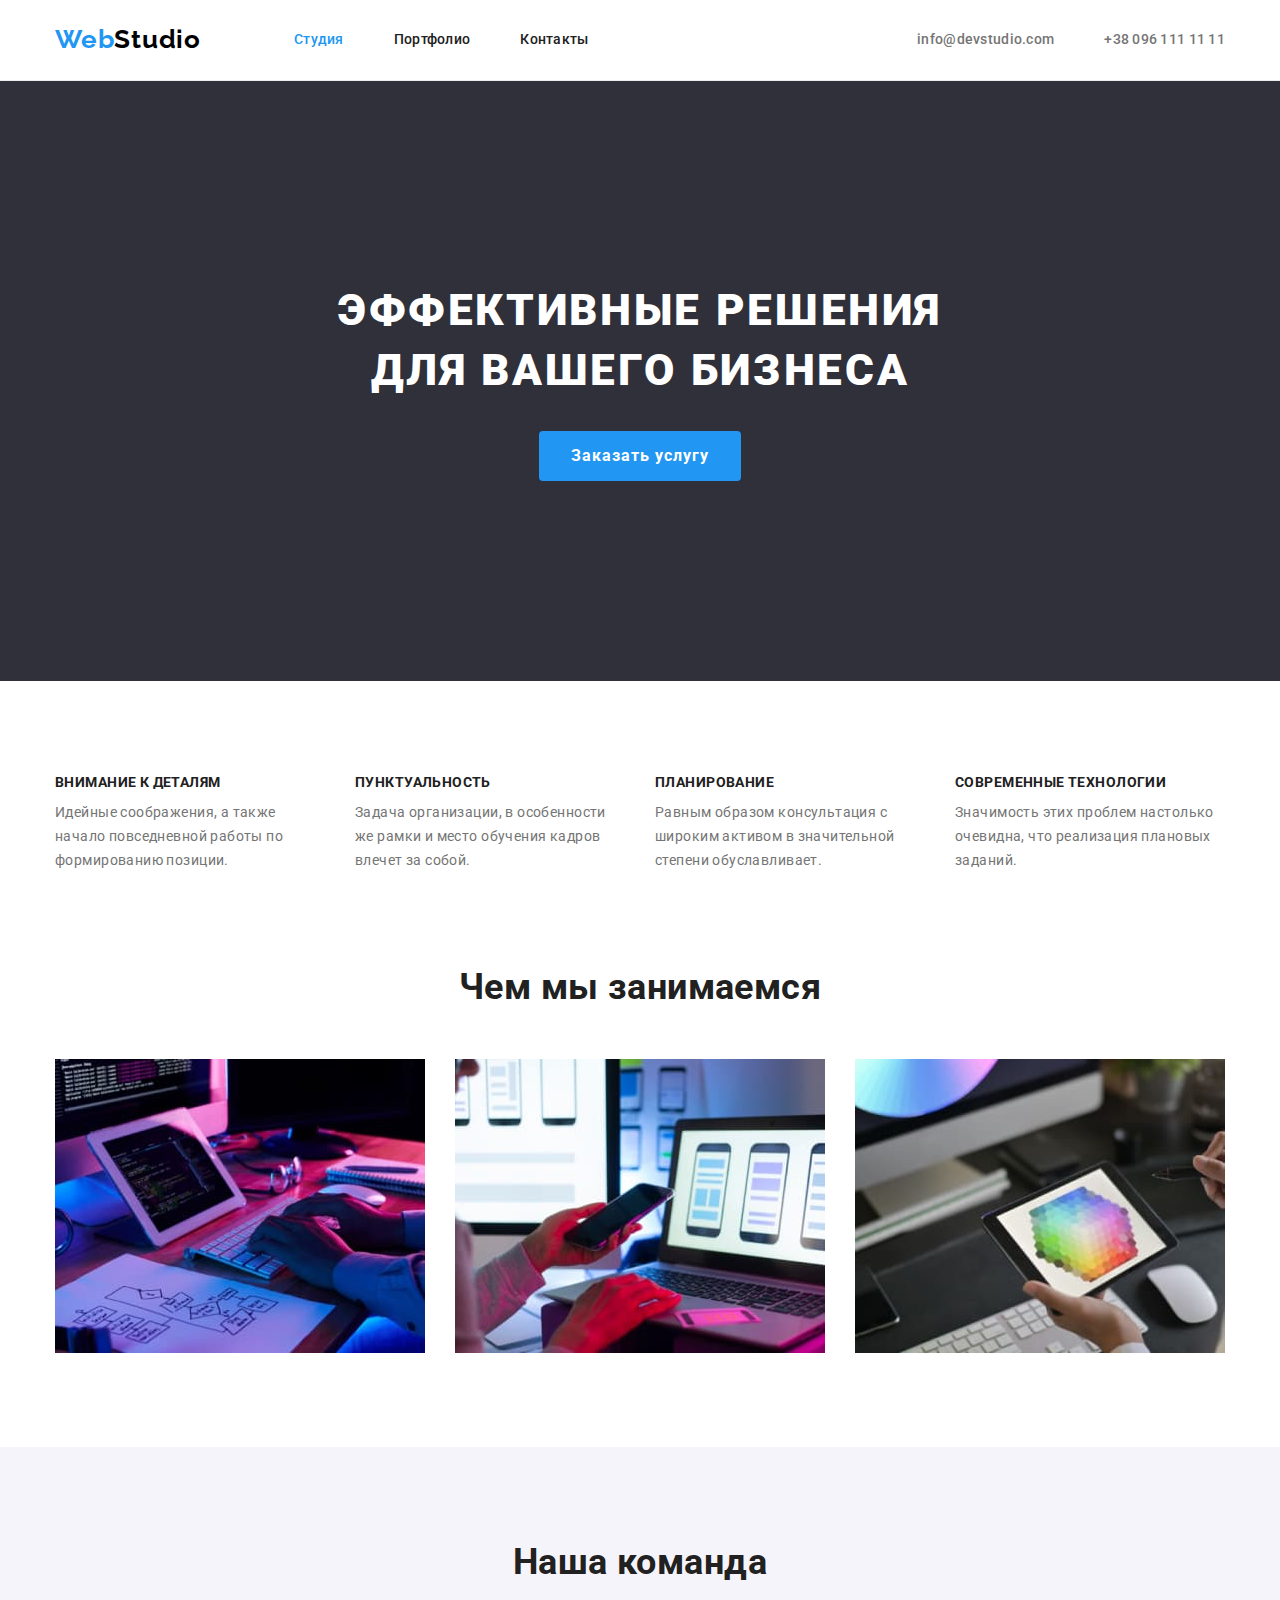
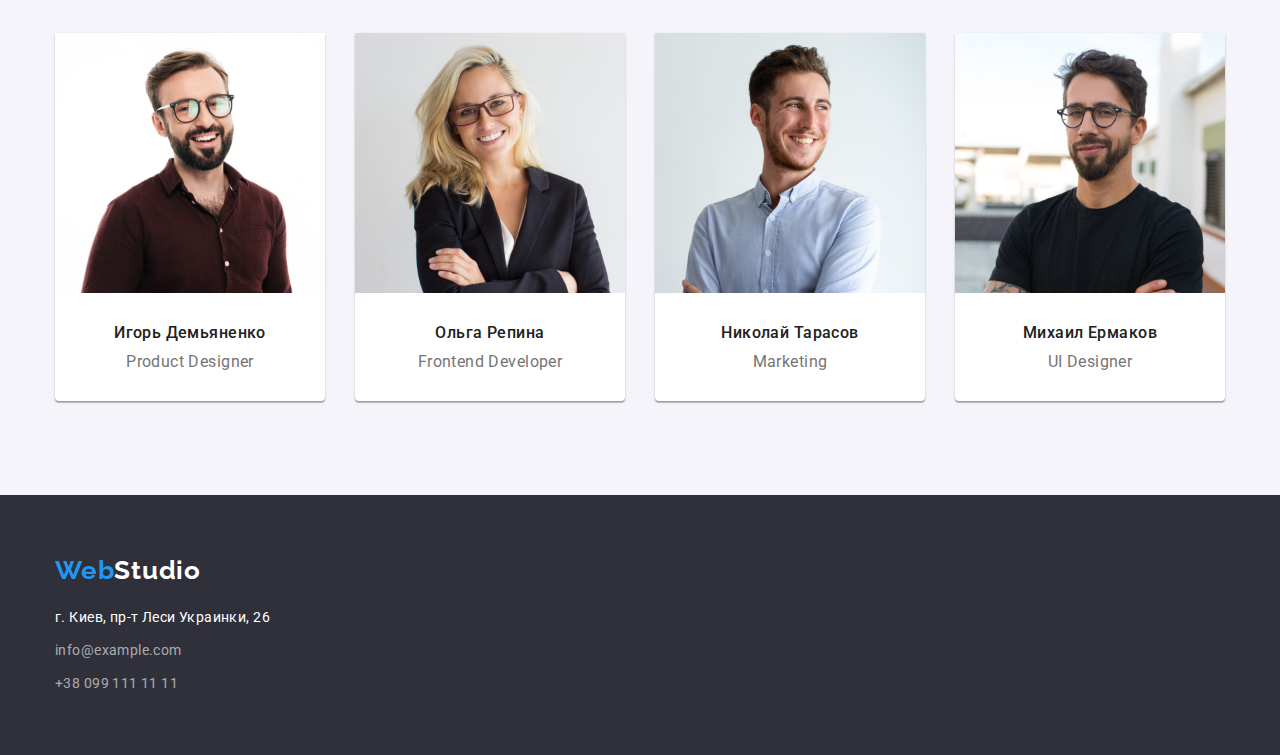
<file: index.html>
<!DOCTYPE html>
<html lang="ru">
<head>
    <meta charset="UTF-8">
    <meta http-equiv="X-UA-Compatible" content="IE=edge">
    <meta name="viewport" content="width=, initial-scale=1.0">
    <title>Студия</title>
    <link href="https://fonts.googleapis.com/css2?family=Raleway:wght@700&family=Roboto:wght@400;500;700;900&display=swap"
        rel="stylesheet">
        <link rel="preconnect" href="https://fonts.googleapis.com">
        <link rel="preconnect" href="https://fonts.gstatic.com" crossorigin>
    <link rel="stylesheet" href="https://cdnjs.cloudflare.com/ajax/libs/modern-normalize/1.1.0/modern-normalize.min.css"> 
    <link rel="stylesheet" href="./css/styles.css">
 
    
</head>
<body>
    <header class="header">
            <div class="container">
                <nav class="header-navigation">
                <a href="" class="header-logo link"><span>Web</span>Studio</a>  
        <ul class="header-list list">
            <li class="header-item pointer"><a href="" class="header-link current">Студия</a></li>
            <li class="header-item pointer"><a href="./portfolio.html" class="header-link">Портфолио</a></li>
            <li class="header-item pointer"><a href="" class="header-link">Контакты</a></li>
        </ul>
        </nav>
    <ul class="header-contacts-list list">
        <li class="header-mail-li"><a class="header-mail link" href="http://info@devstudio.com">info@devstudio.com</a></li>
        <li class="header-tel-li"><a class="header-tel link" href="tel:+380961111111">+38 096 111 11 11</a></li>
    </ul>
    </div>
</nav>
    
    </header>
    <main>
        <section class="hero">
            <div class="container">
            <h1 class="hero-title">Эффективные решения для вашего бизнеса</h1>
            <button type="button" class="hero-btn pointer">Заказать услугу</button>
            </div>
        </section>
        <section class="feature">
            <div class="container">
            <h2 hidden>Особенности</h2>
            
         <ul class="feature-list list">
             <li class="feature-item">
                 <h3 class="feature-title">Внимание к деталям</h3>
                 <p class="feature-text">Идейные соображения, а также начало повседневной работы по формированию позиции.</p>
             </li>
             <li class="feature-item">
                 <h3 class="feature-title">Пунктуальность</h3>
                 <p class="feature-text">Задача организации, в особенности же рамки и место обучения кадров влечет за собой.</p>
             </li>
             <li class="feature-item">
                 <h3 class="feature-title">Планирование</h3>
                 <p class="feature-text">Равным образом консультация с широким активом в значительной степени обуславливает.</p>
             </li>
             <li class="feature-item">
                 <h3 class="feature-title">Современные технологии</h3>
                 <p class="feature-text">Значимость этих проблем настолько очевидна, что реализация плановых заданий.</p>
             </li>
         </ul>
        </div>
        </section>
        <section class="direction">
            <div class="container">
            <h2 class="direction-title">Чем мы занимаемся</h2>
            <ul class="direction-list list">
                <li class="direction-item"><img src="./images/box1.jpg" alt="Десктопные приложения" width="370" class="direction-icon"></li>
                <li class="direction-item"><img src="./images/box2.jpg" alt="Мобильные приложения" width="370" class="direction-icon"></li>
                <li class="direction-item"><img src="./images/box3.jpg" alt="Дизайнерские решения" width="370" class="direction-icon"></li>
            </ul>
            </div>
        </section>
        <section class="team">
        <div class="container">
            <h2 class="team-title">Наша команда</h2>
          <ul class="team-list list">
              <li class="team-item">
        <img src="./images/img4.jpg" alt="Игорь Демьяненко" width="270" class="team-icon">
        <div class="about-team-item">
        <h3 class="team-item-title">Игорь Демьяненко</h3>
        <p class="specialty-text">Product Designer</p></div>
        </li>
              <li class="team-item">
        <img src="./images/img1.jpg" alt="Ольга Репина" width="270" class="team-icon">
        <div class="about-team-item">
        <h3 class="team-item-title">Ольга Репина</h3>
        <p class="specialty-text">Frontend Developer</p></div>
                </li>
              <li class="team-item">
        <img src="./images/img2.jpg" alt="Николай Тарасов" width="270" class="team-icon">
        <div class="about-team-item">
        <h3 class="team-item-title">Николай Тарасов</h3>
        <p class="specialty-text">Marketing</p></div>
                </li>
              <li class="team-item">
        <img src="./images/img3.jpg" alt="Михаил Ермаков" width="270" class="team-icon">
        <div class="about-team-item">
        <h3 class="team-item-title">Михаил Ермаков</h3>
        <p class="specialty-text">UI Designer</p></div>
                </li>
          </ul>
        </div>
        </section>
    </main>
    <footer class="footer">
        <div class="container">
        <a href="" class="footer-logo link"><span>Web</span>Studio</a>
        <address>
            <ul class="address list list">
            <li class="footer-item pointer"><a href="" class="footer-add-link link">г. Киев, пр-т Леси Украинки, 26</a></li>
            <li class="footer-item pointer"><a href="mailto:info@example.com" class="footer-link link">info@example.com</a></li>
            <li class="footer-item pointer"><a href="tel:+380991111111" class="footer-link link">+38 099 111 11 11</a></li>
        </ul>
    </address>  
    </div>
    </footer>
</body>
</html>
</file>
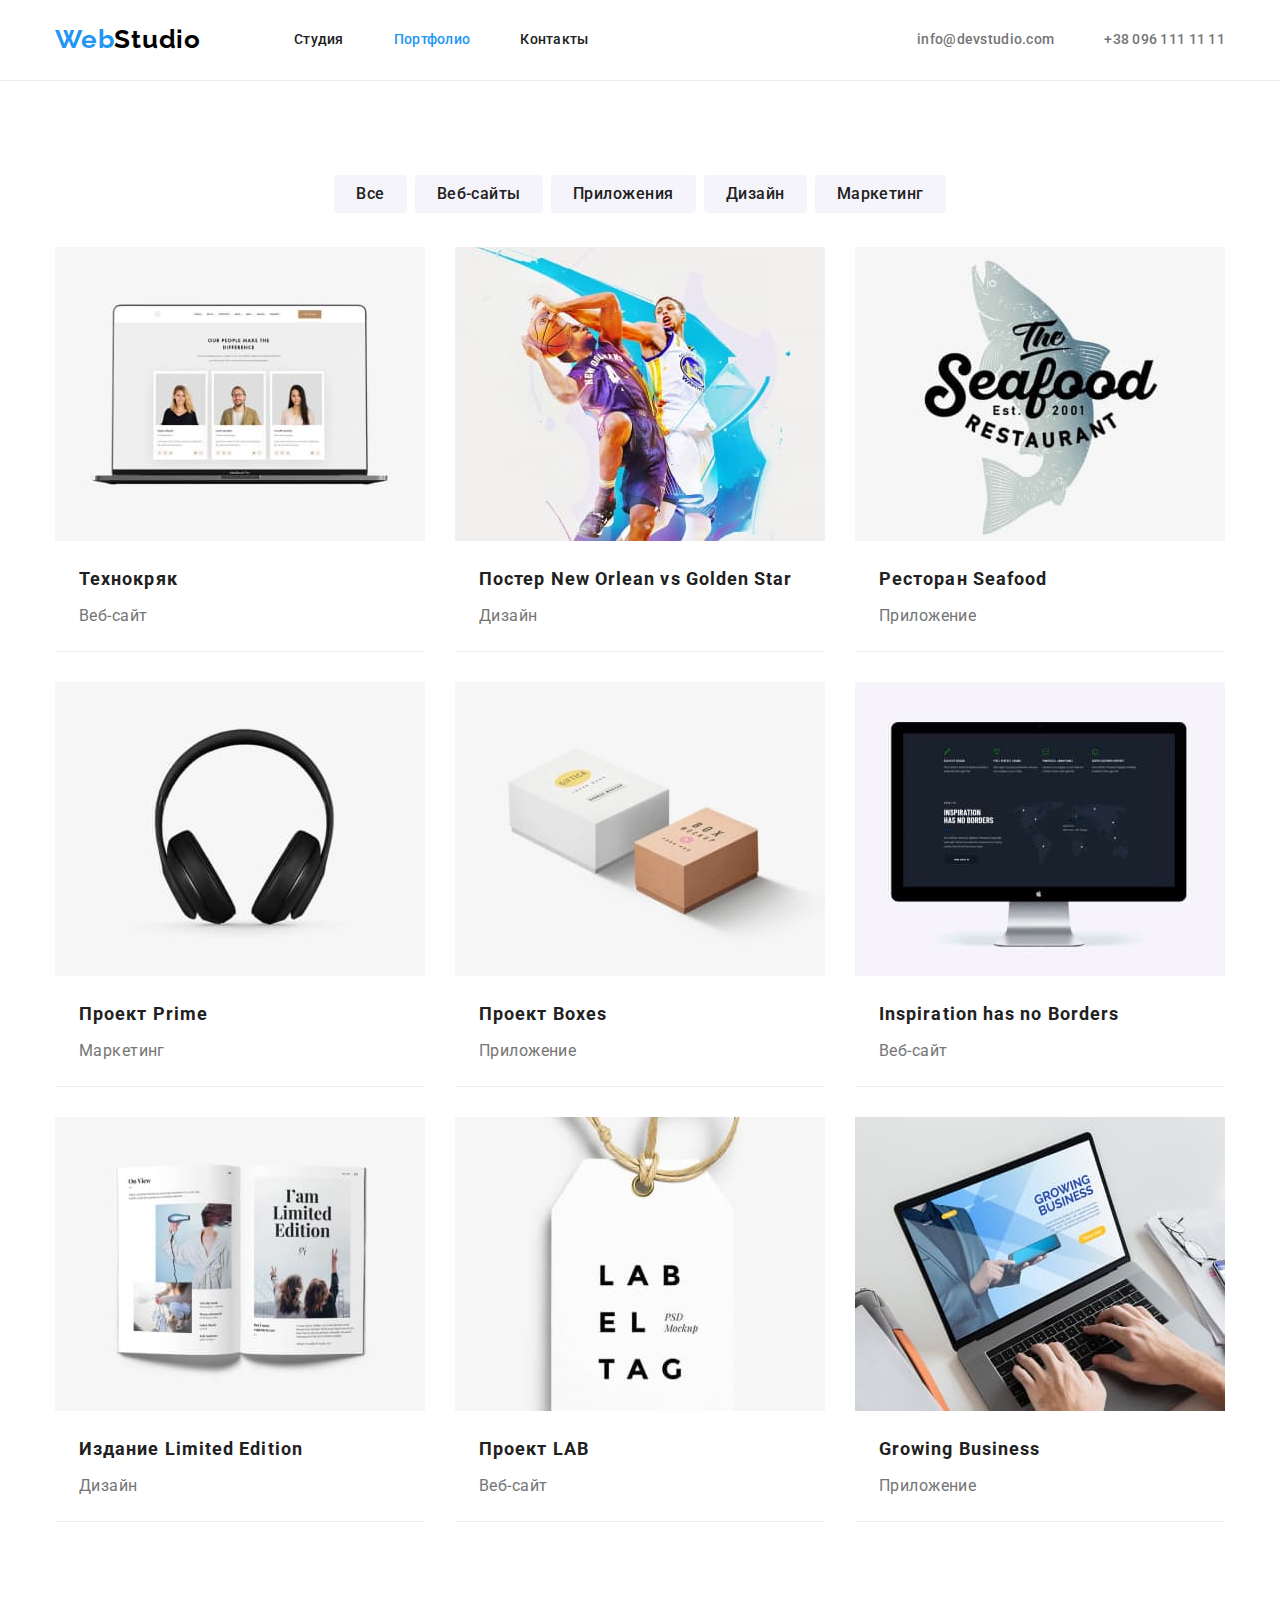
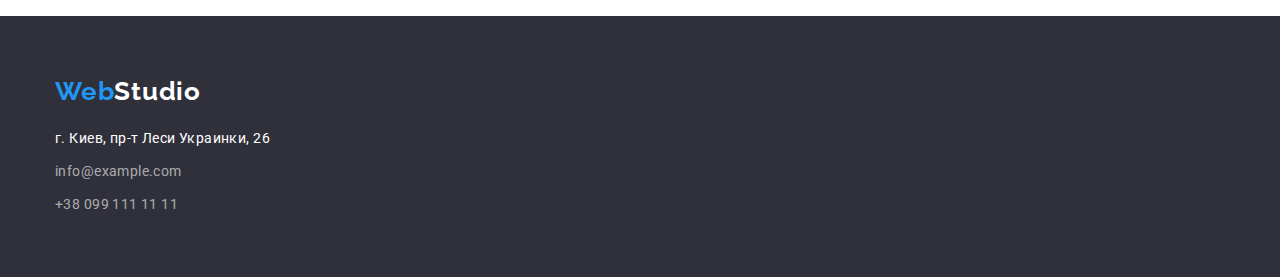
<file: portfolio.html>
<!DOCTYPE html>
<html lang="en">
<head>
    <meta charset="UTF-8">
    <meta http-equiv="X-UA-Compatible" content="IE=edge">
    <meta name="viewport" content="width=device-width, initial-scale=1.0">
    <title>Портфолио</title>
    <link href="https://fonts.googleapis.com/css2?family=Raleway:wght@700&family=Roboto:wght@400;500;700;900&display=swap"
        rel="stylesheet">
        <link rel="preconnect" href="https://fonts.googleapis.com">
        <link rel="preconnect" href="https://fonts.gstatic.com" crossorigin>
    <link rel="stylesheet" href="https://cdnjs.cloudflare.com/ajax/libs/modern-normalize/1.1.0/modern-normalize.min.css">
    <link rel="stylesheet" href="./css/styles.css">
  
    
</head>
<body>
    <header class="header">
    
                <div class="container">
                    <nav class="header-navigation">
                    <a href="" class="header-logo link"><span>Web</span>Studio</a>
                        <ul class="header-list list">
                            <li class="header-item pointer"><a href="./" class="header-link ">Студия</a></li>
                            <li class="header-item pointer"><a href="./portfolio.html" class="header-link current">Портфолио</a></li>
                            <li class="header-item pointer"><a href="" class="header-link">Контакты</a></li>
                        </ul>
                    </nav>
                        <ul class="header-contacts-list list">
                            <li class="header-mail-li"><a class="header-mail link" href="http://info@devstudio.com">info@devstudio.com</a></li>
                            <li class="header-tel-li"><a class="header-tel link" href="tel:+380961111111">+38 096 111 11 11</a></li>
                        </ul>
                </div>
                
    </header>
    <main>
        <section class="samples">
            <div class="container">
        <h1 hidden>Работы</h1>
        <ul class="services-list list">
            <li><button type="button" class="services-item-btn pointer">Все</button></li>
            <li><button type="button" class="services-item-btn pointer">Веб-сайты</button></li>
            <li><button type="button" class="services-item-btn pointer">Приложения</button></li>
            <li><button type="button" class="services-item-btn pointer">Дизайн</button></li>
            <li><button type="button" class="services-item-btn pointer">Маркетинг</button></li>
        </ul>
        <ul class="examples-list list">
            <li class="examples-item">
                <a href=""><img src="./images/img19.jpg" alt="технокряк" class="examples-icon"></a>
<div class="about-examles">
                <h2 class="examples-title">Технокряк</h2>
                <p class="examples-text">Веб-сайт</p>
            </div>
            </li>
            <li class="examples-item">
                <a href=""><img src="./images/img11.jpg" alt="Постер" class="examples-icon"></a>
<div class="about-examles">
                <h2 class="examples-title">Постер New Orlean vs Golden Star</h2>
                <p class="examples-text">Дизайн</p>
                </div>
            </li>
            <li class="examples-item">
                <a href=""><img src="./images/img12.jpg" alt="Ресторан" class="examples-icon"></a>
<div class="about-examles">
                <h2 class="examples-title">Ресторан Seafood</h2>
                <p class="examples-text">Приложение</p>
                </div>
            </li>
            <li class="examples-item">
                <a href=""><img src="./images/img13.jpg" alt="Проект Prime" class="examples-icon"></a>
<div class="about-examles">
                <h2 class="examples-title">Проект Prime</h2>
                <p class="examples-text">Маркетинг</p>
                </div>
            </li>
            <li class="examples-item">
                <a href=""><img src="./images/img14.jpg" alt="Проект Boxes" class="examples-icon"></a>
<div class="about-examles">
                <h2 class="examples-title">Проект Boxes</h2>
                <p class="examples-text">Приложение</p>
            </div>
            </li>
            <li class="examples-item">
                <a href=""><img src="./images/img15.jpg" alt="Inspiration has no Borders" class="examples-icon"></a>
<div class="about-examles">
                <h2 class="examples-title">Inspiration has no Borders</h2>
                <p class="examples-text">Веб-сайт</p>
            </div>
            </li>
            <li class="examples-item">
                <a href=""><img src="./images/img16.jpg" alt="Издание Limited Edition" class="examples-icon"></a>
<div class="about-examles">
                <h2 class="examples-title">Издание Limited Edition</h2>
                <p class="examples-text">Дизайн</p>
                </div>
            </li>
            <li class="examples-item">
                <a href=""><img src="./images/img17.jpg" alt="Проект LAB" class="examples-icon"></a>
<div class="about-examles">
                <h2 class="examples-title">Проект LAB</h2>
                <p class="examples-text">Веб-сайт</p>
            </div>
            </li>
            <li class="examples-item">
                <a href=""><img src="./images/img18.jpg" alt="Growing Business" class="examples-icon"></a>
<div class="about-examles">
                <h2 class="examples-title">Growing Business</h2>
                <p class="examples-text">Приложение</p>
            </div>
            </li>
        </ul>
        </div>
    </section>
</main>
        <footer class="footer">
    <div class="container">      
    <a href="" class="footer-logo link"><span>Web</span>Studio</a>
    <address>
    <ul class="address list list">
        <li class="footer-item pointer"><a href="" class="footer-add-link link">г. Киев, пр-т Леси Украинки, 26</a></li>
        <li class="footer-item pointer"><a href="mailto:info@example.com" class="footer-link link">info@example.com</a></li>
        <li class="footer-item pointer"><a href="tel:+380991111111" class="footer-link link">+38 099 111 11 11</a></li>
    </ul>
    </address>
    </div>
</footer>
</body>
</html>
</file>
<file: css/styles.css>
:root {
    --header-color: #212121;
    --contacts-color: #757575;
    --main-title-color: #FFFFFF;
    --second-title-color: #212121;
    --btn-color: #2196F3;
    --accent-color: #2196F3;
    --main-text-color: #757575;
    --hero-footer-bgc-color: #2F303A;
    --bcg-card-color: #F5F4FA;
    --head-logo-color: #000000;
    --footer-logo-color: #FFFFFF;
}
body {
    font-family: "Roboto", sans-serif;
    font-size: 14px;
    letter-spacing: 0.03em;
    color: var(--main-text-color);
}
    p,
    h1,
    h2,
    h3,
    h4
     {
        margin: 0;
    }
    ul
    {
        padding-left: 0;
        margin: 0;
}
.container {
    width: 1200px;
    padding-left: 15px;
    padding-right: 15px;
    margin: 0 auto;
    /* outline: 1px solid red; */
}
/* ---------------------------HEADER-------------------------- */
header {
    background-color: var(--main-title-color);
    padding-top: 24px;
    padding-bottom: 25px;
    border-bottom: 1px solid #ECECEC;
}
span {
    font-family: 'Raleway';
    font-style: normal;
    font-weight: 700;
    font-size: 26px;
    line-height: 1.19;
    letter-spacing: 0.03em;
    color: var(--accent-color);
}
.header-logo {
    font-family: 'Raleway';
    font-style: normal;
    font-weight: 700;
    font-size: 26px;
    line-height: 1.19;
    letter-spacing: 0.03em;
    color: var(--head-logo-color) }
    .list {
        list-style: none;
        margin-top: 0px;
    }
    .link {
        text-decoration: none;
    }
    .header .container {
        display: flex;
        align-items: center;
    }
    
   .header-navigation {
       display: flex;
       align-items: center; 
   }
    
    .header-list {
        display: flex;
        margin-left: 93px;
    }
    .header-item:not(:last-child){ 
        margin-right: 50px;
    }
    .header-link {
        font-weight: 500;
        font-size: 14px;
        line-height: 1.14;
        letter-spacing: 0.02em;
        text-decoration: none;
        color: var(--header-color);
    }
    .pointer {
        cursor: pointer;
    }
    .header-link:hover,
    .header-link:focus {
        color: var(--accent-color);
    }
    .header-list .header-link.current {
        color: var(--accent-color);
    }
      
    .header-contacts-list{
     display: flex;
    margin-left: auto;
    }
    .header-mail {
        font-weight: 500;
        font-size: 14px;
        line-height: 1.14;
        letter-spacing: 0.02em;
        color: var(--contacts-color);
        /* margin-right: 50px; */
    }
    .header-mail:hover,
    .header-mail:focus {
        color: var(--accent-color);
    }
    .header-tel {
        font-weight: 500;
        font-size: 14px;
        line-height: 1.14;
        letter-spacing: 0.02em;
        color: var(--contacts-color);
        /* margin-right: 0px; */
    }
    .header-mail-li {
        margin-right: 50px;
    }
    .header-tel-li {
        margin-right: 0px;
    }
    .header-tel:hover,
    .header-tel:focus {
        color: var(--accent-color);
    }
    /* ----------------------------------------HERO------------------------------------------- */
    .hero {
     background-color: var(--hero-footer-bgc-color);
     padding-top: 200px;
     padding-bottom: 200px;
     text-align: center;
    }  
    .hero-title {
    font-weight: 900;
    font-size: 44px;
    width: 696px;;
    line-height: 1.36;
    /* text-align: center; */
    letter-spacing: 0.06em;
    text-transform: uppercase;
    color: var(--main-title-color);
    margin: 0 auto;
    margin-bottom: 30px;

    }
    .hero-btn {
    display: inline-block;
    font-family: 'Roboto';
    font-weight: 700;
    font-size: 16px;
    line-height: 1.88;
    /* display: flex; */
    align-items: center;
    text-align: center;
    letter-spacing: 0.06em;
    color: var(--main-title-color);
    background-color: var(--accent-color);
    border: none;
    border-radius: 4px;
    padding: 10px 32px;
    }
    /* ------------------------------------FEATURE----------------------------------- */
  .feature {
    padding-top: 94px;
    padding-bottom: 94px;
  }
  .feature-list {
      display: flex;
  }
    .feature-title {
        font-weight: 700;
        font-size: 14px;
        line-height: 1.14;
        text-transform: uppercase;
        color: var(--second-title-color);
        margin-top: 0px;
        margin-bottom: 10px;
    }
    .feature-item {
        width: 270px;
        margin-right: 30px;
    }
    .feature-item:last-child {
        margin-right: 0px;
    }
    .feature-text {
        line-height: 1.71;
        max-width: 270px;
        margin-top: 0px;
    }
    /* -------------------------------------direction--------------------------------------- */
    .direction {
        padding-bottom: 94px;
    }
    .direction-list {
        display: flex;
    }
    .direction-item {
       
    margin-right: 30px;
    }
    .direction-icon {
    display: block;
    width: 100%;
    height: auto;
    
    }
    .direction-item:last-child {
        margin-right: 0px;
    }
    .direction-title {
        font-weight: 700;
        font-size: 36px;
        line-height: 1.17;
        text-align: center;
        color: var(--second-title-color);
        margin-bottom: 50px;
        margin-top: 0px;
    }
    .team {
        background-color: var(--bcg-card-color);
   padding-top: 94px;
   padding-bottom: 94px;
    }
   .team-list {
    display: flex;
   }
    .team-item {
        margin-right: 30px;
        background: #FFFFFF;
        box-shadow: 0px 1px 3px rgba(0, 0, 0, 0.12),
        0px 1px 1px rgba(0, 0, 0, 0.14),
        0px 2px 1px rgba(0, 0, 0, 0.2);
        border-radius: 0px 0px 4px 4px;
    }
    .team-item:last-child {
        margin-right: 0px;
    }
    .team-title {
        font-weight: 700;
        font-size: 36px;
        line-height: 1.17;
        text-align: center;
        color: var(--second-title-color);
        margin-bottom: 50px;
        margin-top: 0px;
    }
    .team-icon {
        display: block;
        width: 100%;
        height: auto;
       
    }
    .about-team-item {
        padding-top: 30px;
        padding-bottom: 30px;
    }
    .team-item-title {
        font-weight: 500;
        font-size: 16px;
        line-height: 1.19;
        text-align: center;
        color: var(--second-title-color);
        margin-bottom: 10px;
        margin-top: 0px;
    }
    .specialty-text {
        font-size: 16px;
        line-height: 1.19;
        text-align: center;
        margin-top: 0px;
    }
/* ---------------------------------------FOOTER----------------------------------- */
    footer {
    background-color: var(--hero-footer-bgc-color);
    padding-top: 60px;
    padding-bottom: 60px;
    }
    .footer-logo {
        display: inline-block;
        font-family: 'Raleway';
        font-style: normal;
        font-weight: 700;
        font-size: 26px;
        line-height: 1.19;
        letter-spacing: 0.03em;
        color: var(--footer-logo-color);
        margin-bottom: 20px;
    }
    .footer-item {
margin-bottom: 9px;
    }
    .footer-item:last-child {
margin-bottom: 0px;
    }
    .footer-add-link {
        font-style: normal;
        font-weight: 400;
        font-size: 14px;
        line-height: 1.71;
        letter-spacing: 0.03em;
        color: var(--footer-logo-color);
        
    }
    .footer-add-link:hover,
    .footer-add-link:focus {
        color: var(--accent-color);
    }
    .footer-link {
        font-style: normal;
        font-size: 14px;
        line-height: 1.71;
        letter-spacing: 0.03em;
        color: rgba(255, 255, 255, 0.6);
        
    }
    .footer-link:hover,
    .footer-link:focus {
        color: var(--accent-color);
    }
    /* --------------------------------------------samples------------------------------------------ */
    .samples {
        padding-top: 94px;
        padding-bottom: 94px;
    }
    .services-list {
        display: flex;
        justify-content: center;
    }
    .services-list >li {
        margin-right: 8px;
    }
    .services-list>li:last-child {
        margin-right: 0px;
    }
    .services-item-btn {
        
        font-family: 'Roboto';
        font-weight: 500;
        font-size: 16px;
        line-height: 1.62;
        text-align: center;
        letter-spacing: 0.03em;
        color: var(--header-color);
        background-color: var(--bcg-card-color) ;
        border: none;
        border-radius: 4px;
        padding: 6px 22px;
    }
    .services-item-btn:hover,
    .services-item-btn:focus{
         color: var(--main-title-color);
         background-color: var(--accent-color);
    }
    .services-list {
        margin-bottom: 34px;
    }
    .examples-title {
        font-weight: 700;
        font-size: 18px;
        line-height: 2;
        letter-spacing: 0.06em;
        color: var(--second-title-color);
        margin-bottom: 4px;

    }
    .examples-text {
        font-size: 16px;
        line-height: 1.88;
        color: var(--main-text-color);
       
    }
    .about-examles {
        padding: 20px 24px;
        /* padding-bottom: 20px; */
       
    }
    .examples-list {
        display: flex;
        flex-wrap: wrap;
        
    }
    .examples-item {
        
        margin-right: 30px;
        margin-bottom: 30px;
        border-bottom: 1px solid #EEEEEE;
    }
    .examples-icon {
        display: block;
        width: 100%;
        height: auto;
    }
    .examples-item:nth-child(3n) {
        margin-right: 0px;
    }
    .examples-item:nth-last-child(-n+3) {
        margin-bottom: 0px;
    }
</file>
